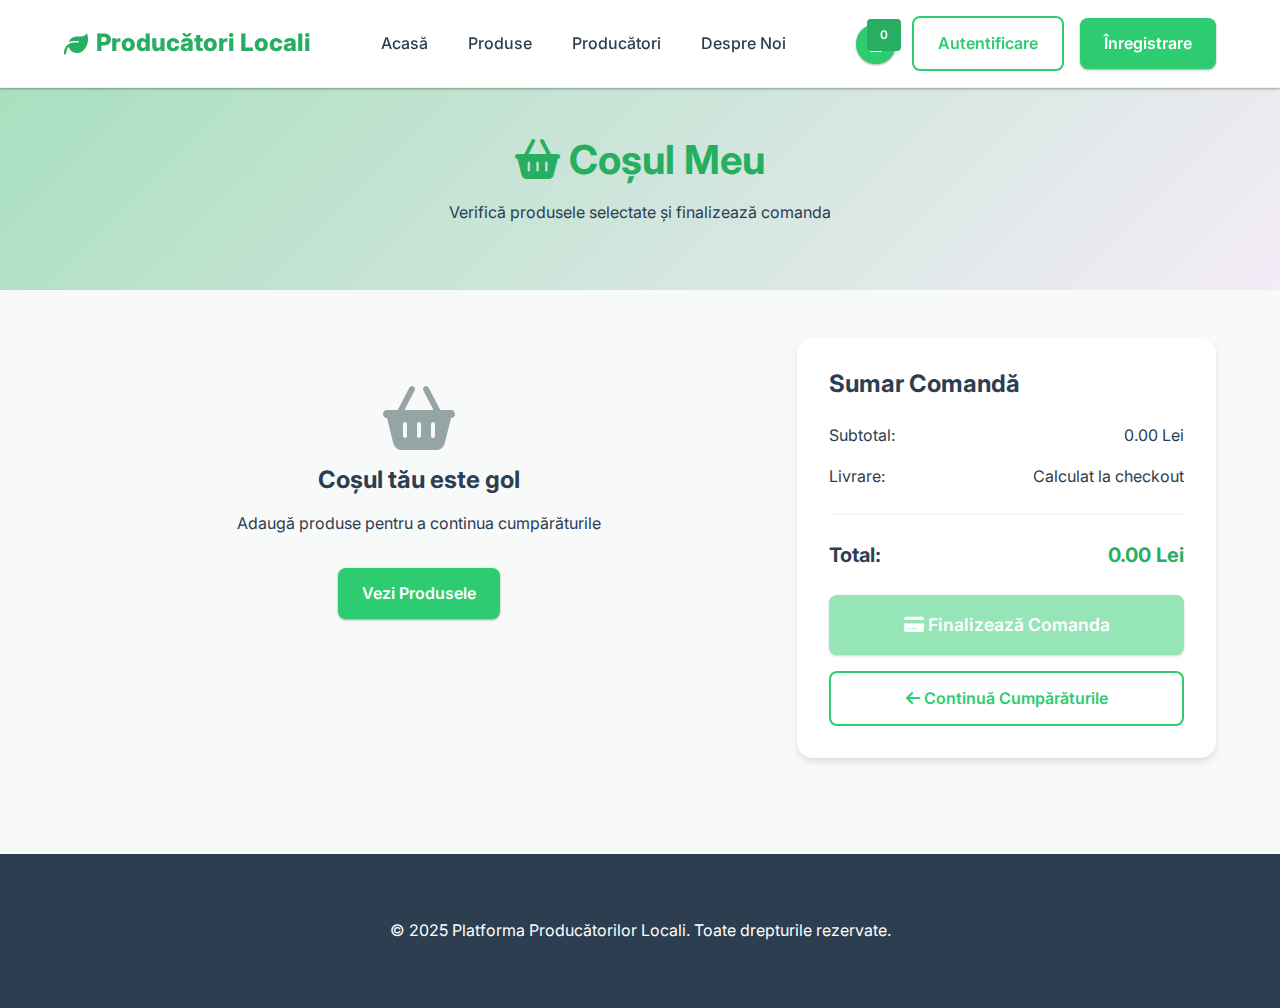
<file: cart.html>
<!DOCTYPE html>
<html lang="ro">

<head>
    <meta charset="UTF-8">
    <meta name="viewport" content="width=device-width, initial-scale=1.0">
    <title>Coș de Cumpărături - Piața Producătorilor Locali</title>
    <link href="https://fonts.googleapis.com/css2?family=Inter:wght@300;400;500;600;700&display=swap" rel="stylesheet">
    <link rel="stylesheet" href="https://cdnjs.cloudflare.com/ajax/libs/font-awesome/6.4.0/css/all.min.css">
    <link rel="stylesheet" href="css/index.css">
</head>

<body>
    <!-- Header -->
    <header class="section" style="padding: 1rem 0;">
        <div class="container flex flex-row-mobile justify-between items-center">
            <div class="flex flex-row-mobile items-center gap-sm">
                <button class="mobile-nav-toggle" onclick="App.toggleMobileMenu()">
                    <i class="fas fa-bars"></i>
                </button>
                <a href="index.html" class="logo">
                    <i class="fas fa-leaf"></i> Producători Locali
                </a>
            </div>
            <nav class="nav-menu">
                <ul class="flex gap-md items-center">
                    <li><a href="index.html" class="nav-link">Acasă</a></li>
                    <li><a href="products.html" class="nav-link">Produse</a></li>
                    <li><a href="producers.html" class="nav-link">Producători</a></li>
                    <li><a href="about.html" class="nav-link">Despre Noi</a></li>
                </ul>
            </nav>
            <div class="flex flex-row-mobile gap-sm items-center">
                <a href="cart.html" class="btn-icon"
                    style="position: relative; background: var(--primary); color: white;">
                    <i class="fas fa-shopping-basket"></i>
                    <span id="cart-count" class="badge badge-new"
                        style="position: absolute; top: -5px; right: -5px;">0</span>
                </a>
                <div class="flex flex-row-mobile gap-sm items-center auth-buttons">
                    <!-- Injected by JS -->
                </div>
            </div>
        </div>
    </header>

    <!-- Mobile Menu Sidebar -->
    <div class="mobile-menu-overlay" id="mobile-menu-overlay" onclick="App.toggleMobileMenu()"></div>
    <div class="mobile-menu" id="mobile-menu">
        <div class="flex justify-between items-center" style="margin-bottom: 2rem;">
            <a href="index.html" class="logo">
                <i class="fas fa-leaf"></i> Producători
            </a>
            <button onclick="App.toggleMobileMenu()" style="background: none; border: none; font-size: 1.5rem;">
                &times;
            </button>
        </div>
        <ul class="flex-col gap-md">
            <li><a href="index.html" class="nav-link" style="font-size: 1.2rem;"><i class="fas fa-home"></i> Acasă</a>
            </li>
            <li><a href="products.html" class="nav-link" style="font-size: 1.2rem;"><i class="fas fa-box"></i>
                    Produse</a></li>
            <li><a href="producers.html" class="nav-link" style="font-size: 1.2rem;"><i class="fas fa-users"></i>
                    Producători</a></li>
            <li><a href="about.html" class="nav-link" style="font-size: 1.2rem;"><i class="fas fa-info-circle"></i>
                    Despre Noi</a></li>
        </ul>
        <div class="mobile-auth-buttons" id="mobile-auth-buttons"
            style="margin-top: auto; display: flex; flex-direction: column; gap: 1rem;">
            <!-- Will be injected by JS -->
        </div>
    </div>

    <section style="background: linear-gradient(135deg, var(--primary-light), var(--secondary)); padding: 3rem 0;">
        <div class="container text-center">
            <h1 style="color: var(--primary-dark);"><i class="fas fa-shopping-basket"></i> Coșul Meu</h1>
            <p class="text-muted">Verifică produsele selectate și finalizează comanda</p>
        </div>
    </section>

    <section class="section">
        <div class="container">
            <div class="flex gap-md" style="align-items: flex-start;">
                <!-- Cart Items -->
                <div style="flex: 2; width: 100%;">
                    <div id="cart-items" class="flex-col gap-md">
                        <!-- Cart items will be rendered here -->
                    </div>
                    <div id="empty-cart" style="display: none; text-align: center; padding: 3rem;">
                        <i class="fas fa-shopping-basket"
                            style="font-size: 4rem; color: var(--text-muted); margin-bottom: 1rem;"></i>
                        <h3>Coșul tău este gol</h3>
                        <p class="text-muted">Adaugă produse pentru a continua cumpărăturile</p>
                        <a href="products.html" class="btn btn-primary" style="margin-top: 1rem;">Vezi Produsele</a>
                    </div>
                </div>

                <!-- Order Summary -->
                <aside id="order-summary-aside"
                    style="flex: 1; min-width: 300px; background: var(--white); padding: var(--spacing-lg); border-radius: var(--border-radius-lg); box-shadow: var(--shadow-md); position: sticky; top: 100px;">
                    <h3 style="margin-bottom: var(--spacing-md);">Sumar Comandă</h3>

                    <div class="flex justify-between" style="margin-bottom: var(--spacing-sm);">
                        <span>Subtotal:</span>
                        <span id="subtotal">0.00 Lei</span>
                    </div>
                    <div class="flex justify-between" style="margin-bottom: var(--spacing-sm);">
                        <span>Livrare:</span>
                        <span id="delivery">Calculat la checkout</span>
                    </div>
                    <hr style="margin: var(--spacing-md) 0; border: none; border-top: 1px solid var(--border-color);">
                    <div class="flex justify-between"
                        style="font-size: 1.25rem; font-weight: 700; margin-bottom: var(--spacing-md);">
                        <span>Total:</span>
                        <span id="total" style="color: var(--primary-dark);">0.00 Lei</span>
                    </div>

                    <a href="checkout.html" id="checkout-btn" class="btn btn-primary"
                        style="width: 100%; font-size: 1.1rem; padding: 1rem;">
                        <i class="fas fa-credit-card"></i> Finalizează Comanda
                    </a>
                    <a href="products.html" class="btn btn-secondary"
                        style="width: 100%; margin-top: var(--spacing-sm);">
                        <i class="fas fa-arrow-left"></i> Continuă Cumpărăturile
                    </a>
                </aside>
            </div>
        </div>
    </section>

    <footer>
        <div class="container text-center">
            <p>&copy; 2025 Platforma Producătorilor Locali. Toate drepturile rezervate.</p>
        </div>
    </footer>

    <div class="toast-container" id="toast-container"></div>

    <script src="js/app.js?v=2"></script>
    <script src="js/cart.js?v=2"></script>
</body>

</html>
</file>
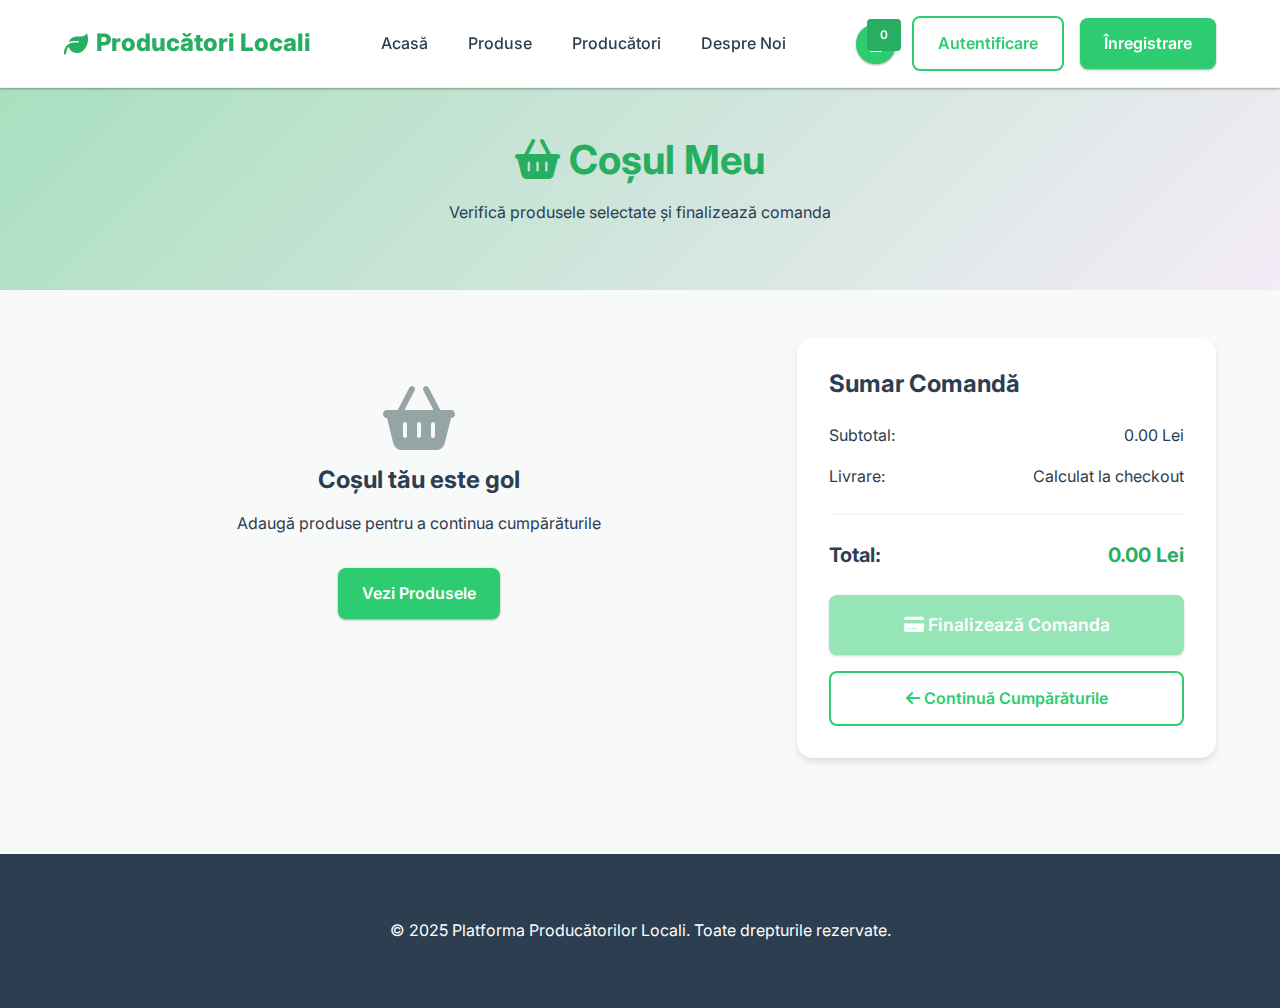
<file: checkout.html>
<!DOCTYPE html>
<html lang="ro">

<head>
    <meta charset="UTF-8">
    <meta name="viewport" content="width=device-width, initial-scale=1.0">
    <title>Finalizează Comanda - Piața Producătorilor Locali</title>
    <link href="https://fonts.googleapis.com/css2?family=Inter:wght@300;400;500;600;700&display=swap" rel="stylesheet">
    <link rel="stylesheet" href="https://cdnjs.cloudflare.com/ajax/libs/font-awesome/6.4.0/css/all.min.css">
    <link rel="stylesheet" href="css/index.css">
</head>

<body>
    <!-- Header -->
    <header class="section" style="padding: 1rem 0;">
        <div class="container flex flex-row-mobile justify-between items-center">
            <div class="flex flex-row-mobile items-center gap-sm">
                <a href="index.html" class="logo">
                    <i class="fas fa-leaf"></i> Producători Locali
                </a>
            </div>
            <div class="flex flex-row-mobile gap-sm items-center">
                <a href="cart.html" class="btn-icon position-relative">
                    <i class="fas fa-shopping-basket"></i>
                    <span id="cart-count" class="badge badge-new"
                        style="position: absolute; top: -5px; right: -5px; padding: 0.2rem 0.4rem; font-size: 0.6rem;">0</span>
                </a>
            </div>
        </div>
    </header>

    <section style="background: linear-gradient(135deg, var(--primary-light), var(--secondary)); padding: 3rem 0;">
        <div class="container text-center">
            <h1 style="color: var(--primary-dark);"><i class="fas fa-credit-card"></i> Finalizare Comandă</h1>
            <p class="text-muted">Introdu datele de livrare pentru a primi produsele proaspete</p>
        </div>
    </section>

    <section class="section">
        <div class="container">
            <form id="checkout-form" onsubmit="CheckoutPage.placeOrder(event)">
                <div class="flex gap-md" style="align-items: flex-start;">
                    <!-- Billing & Shipping -->
                    <div style="flex: 2;">
                        <div class="card" style="padding: var(--spacing-lg); margin-bottom: var(--spacing-md);">
                            <h3
                                style="margin-bottom: var(--spacing-md); border-bottom: 2px solid var(--primary-light); padding-bottom: 0.5rem;">
                                <i class="fas fa-user"></i> Informații Client
                            </h3>
                            <div class="grid grid-cols-2">
                                <div class="form-group">
                                    <label class="form-label">Nume Complet *</label>
                                    <input type="text" id="cust-name" class="form-input" placeholder="ex: Ion Popescu"
                                        required>
                                </div>
                                <div class="form-group">
                                    <label class="form-label">Telefon *</label>
                                    <input type="tel" id="cust-phone" class="form-input" placeholder="ex: 0722123456"
                                        required>
                                </div>
                            </div>
                            <div class="form-group">
                                <label class="form-label">Email *</label>
                                <input type="email" id="cust-email" class="form-input" placeholder="ex: ion@email.ro"
                                    required>
                            </div>
                        </div>

                        <div class="card" style="padding: var(--spacing-lg);">
                            <h3
                                style="margin-bottom: var(--spacing-md); border-bottom: 2px solid var(--primary-light); padding-bottom: 0.5rem;">
                                <i class="fas fa-truck"></i> Adresă de Livrare
                            </h3>
                            <div class="grid grid-cols-2">
                                <div class="form-group">
                                    <label class="form-label">Județ *</label>
                                    <input type="text" id="del-county" class="form-input" placeholder="ex: Timiș"
                                        required>
                                </div>
                                <div class="form-group">
                                    <label class="form-label">Localitate *</label>
                                    <input type="text" id="del-city" class="form-input" placeholder="ex: Timișoara"
                                        required>
                                </div>
                            </div>
                            <div class="form-group">
                                <label class="form-label">Adresă Completă *</label>
                                <textarea id="del-address" class="form-input" style="height: 100px;"
                                    placeholder="Strada, Număr, Bloc, Apartament..." required></textarea>
                            </div>
                            <div class="form-group">
                                <label class="form-label">Note Comandă (Opțional)</label>
                                <textarea id="order-notes" class="form-input" style="height: 60px;"
                                    placeholder="Detalii suplimentare pentru curier..."></textarea>
                            </div>
                        </div>
                    </div>

                    <!-- Summary & Payment -->
                    <aside
                        style="flex: 1; background: var(--white); padding: var(--spacing-lg); border-radius: var(--border-radius-lg); box-shadow: var(--shadow-md); position: sticky; top: 100px;">
                        <h3 style="margin-bottom: var(--spacing-md);">Comanda Ta</h3>

                        <div id="checkout-items" class="flex-col gap-sm"
                            style="max-height: 200px; overflow-y: auto; margin-bottom: var(--spacing-md); padding-right: 5px;">
                            <!-- Items placeholder -->
                        </div>

                        <div class="flex justify-between" style="margin-bottom: var(--spacing-sm);">
                            <span>Total de plată:</span>
                            <span id="order-total"
                                style="font-size: 1.5rem; font-weight: 700; color: var(--primary-dark);">0.00 Lei</span>
                        </div>

                        <div
                            style="margin: var(--spacing-md) 0; padding: var(--spacing-md); background: #f9f9f9; border-radius: var(--border-radius-md);">
                            <h4 style="margin-bottom: 0.5rem;">Metodă de Plată</h4>
                            <div class="form-group" style="margin-bottom: 0;">
                                <label class="flex items-center gap-sm" style="cursor: pointer;">
                                    <input type="radio" name="payment" value="cash" checked> Ramburs (Cash la livrare)
                                </label>
                                <label class="flex items-center gap-sm"
                                    style="cursor: pointer; opacity: 0.5; margin-top: 5px;">
                                    <input type="radio" name="payment" value="card" disabled> Card Online (În curând)
                                </label>
                            </div>
                        </div>

                        <button type="submit" id="place-order-btn" class="btn btn-primary"
                            style="width: 100%; font-size: 1.1rem; padding: 1rem;">
                            <i class="fas fa-check-circle"></i> Plasează Comanda
                        </button>

                        <p style="text-align: center; font-size: 0.8rem; color: var(--text-muted); margin-top: 1rem;">
                            Prin plasarea comenzii, ești de acord cu <a href="#"
                                style="text-decoration: underline;">Termenii și Condițiile</a> noastre.
                        </p>
                    </aside>
                </div>
            </form>
        </div>
    </section>

    <!-- Success Modal -->
    <div id="success-modal" class="modal"
        style="display: none; position: fixed; top: 0; left: 0; width: 100%; height: 100%; background: rgba(0,0,0,0.8); z-index: 2000; align-items: center; justify-content: center;">
        <div class="card" style="max-width: 500px; padding: 3rem; text-align: center;">
            <i class="fas fa-check-circle" style="font-size: 5rem; color: var(--primary); margin-bottom: 1.5rem;"></i>
            <h2 style="margin-bottom: 1rem;">Comandă Plasată!</h2>
            <p class="text-muted" style="margin-bottom: 2rem;">Vei fi contactat în curând de către producători pentru
                confirmare și livrare.</p>
            <a href="index.html" class="btn btn-primary">Înapoi la Acasă</a>
        </div>
    </div>

    <div class="toast-container" id="toast-container"></div>

    <script src="js/app.js?v=2"></script>
    <script src="js/checkout.js?v=2"></script>
</body>

</html>
</file>
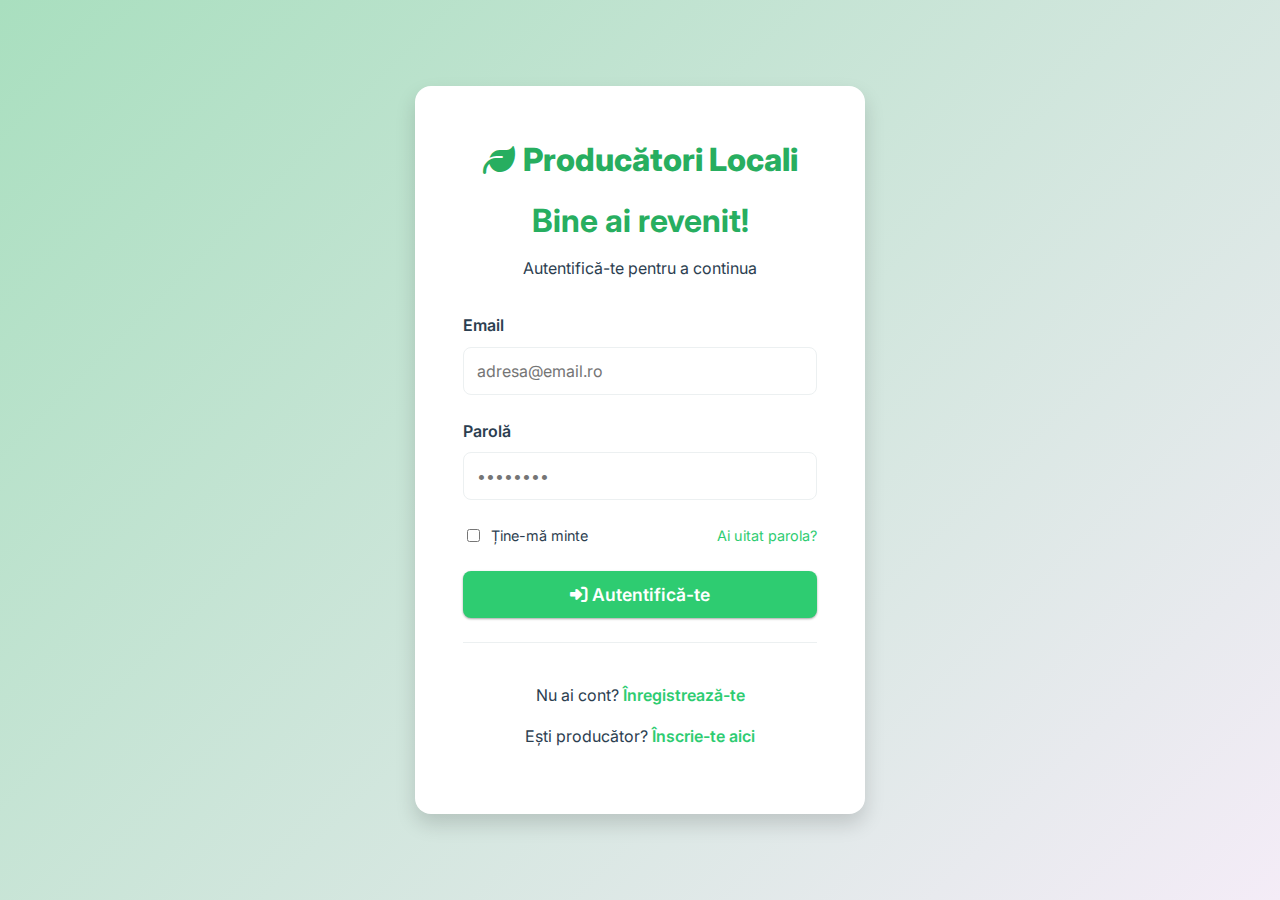
<file: login.html>
<!DOCTYPE html>
<html lang="ro">

<head>
    <meta charset="UTF-8">
    <meta name="viewport" content="width=device-width, initial-scale=1.0">
    <title>Autentificare - Piața Producătorilor Locali</title>
    <link href="https://fonts.googleapis.com/css2?family=Inter:wght@300;400;500;600;700&display=swap" rel="stylesheet">
    <link rel="stylesheet" href="https://cdnjs.cloudflare.com/ajax/libs/font-awesome/6.4.0/css/all.min.css">
    <link rel="stylesheet" href="css/index.css">
</head>

<body style="background: linear-gradient(135deg, var(--primary-light), var(--secondary));">

    <div
        style="min-height: 100vh; display: flex; align-items: center; justify-content: center; padding: var(--spacing-md);">
        <div
            style="background: var(--white); padding: 3rem; border-radius: var(--border-radius-lg); box-shadow: var(--shadow-lg); max-width: 450px; width: 100%;">
            <div class="text-center" style="margin-bottom: 2rem;">
                <a href="index.html" class="logo"
                    style="font-size: 2rem; justify-content: center; margin-bottom: 1rem;">
                    <i class="fas fa-leaf"></i> Producători Locali
                </a>
                <h2 style="margin-bottom: 0.5rem;">Bine ai revenit!</h2>
                <p class="text-muted">Autentifică-te pentru a continua</p>
            </div>

            <form id="login-form" onsubmit="LoginPage.handleLogin(event)">
                <div class="form-group">
                    <label class="form-label">Email</label>
                    <input type="email" id="email" class="form-input" placeholder="adresa@email.ro" required>
                </div>

                <div class="form-group">
                    <label class="form-label">Parolă</label>
                    <input type="password" id="password" class="form-input" placeholder="••••••••" required>
                </div>

                <div class="flex justify-between items-center" style="margin-bottom: var(--spacing-md);">
                    <label style="display: flex; align-items: center; gap: 0.5rem; cursor: pointer;">
                        <input type="checkbox" id="remember">
                        <span style="font-size: 0.9rem;">Ține-mă minte</span>
                    </label>
                    <a href="#" style="font-size: 0.9rem; color: var(--primary);">Ai uitat parola?</a>
                </div>

                <button type="submit" class="btn btn-primary" style="width: 100%; font-size: 1.1rem;">
                    <i class="fas fa-sign-in-alt"></i> Autentifică-te
                </button>

                <div
                    style="text-align: center; margin-top: var(--spacing-md); padding-top: var(--spacing-md); border-top: 1px solid var(--border-color);">
                    <p class="text-muted">Nu ai cont? <a href="register.html"
                            style="color: var(--primary); font-weight: 600;">Înregistrează-te</a></p>
                    <p class="text-muted" style="margin-top: 0.5rem;">Ești producător? <a href="register-producer.html"
                            style="color: var(--primary); font-weight: 600;">Înscrie-te aici</a></p>
                </div>
            </form>
        </div>
    </div>

    <div class="toast-container" id="toast-container"></div>

    <script src="js/app.js?v=2"></script>
    <script src="js/auth.js?v=2"></script>
</body>

</html>
</file>
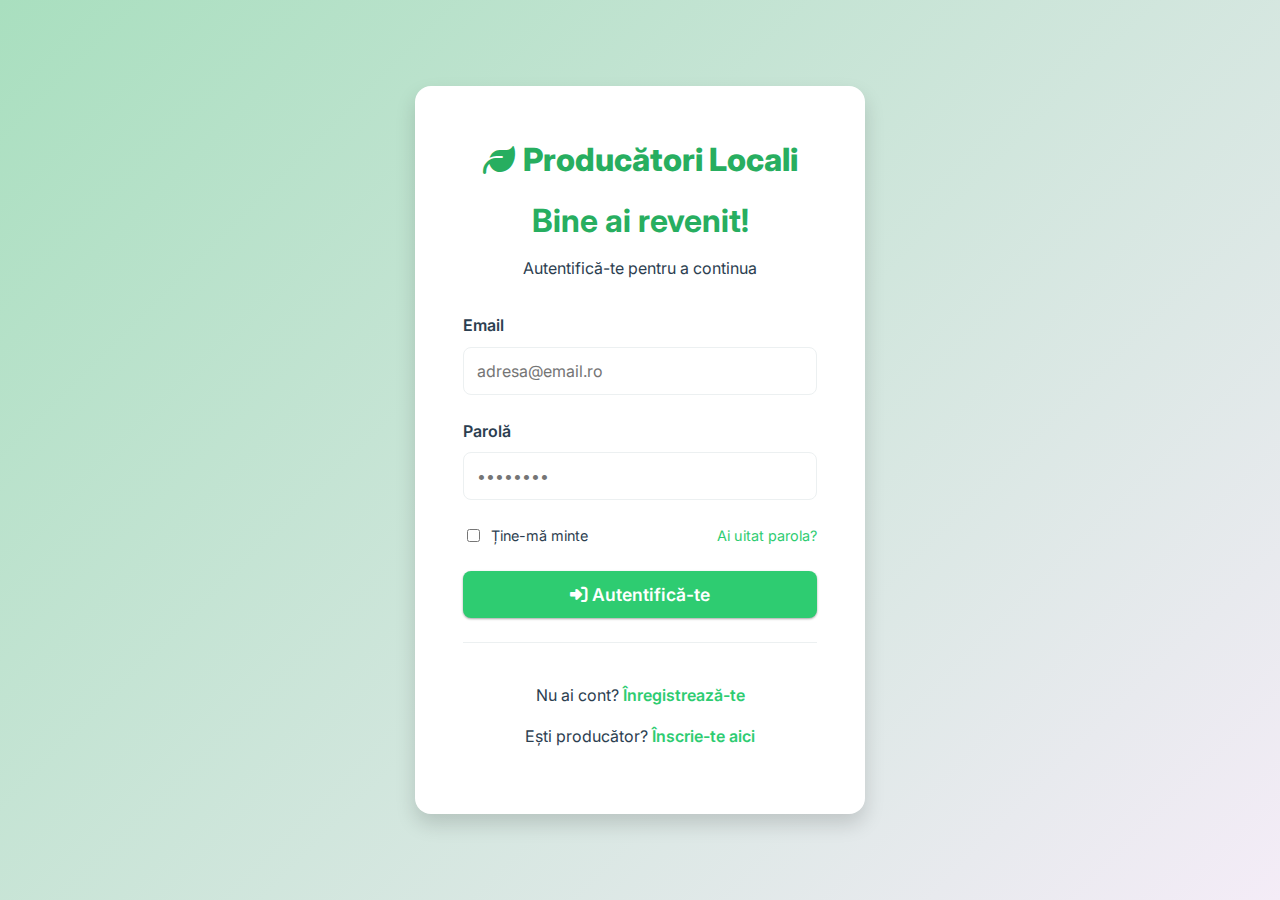
<file: producer-dashboard.html>
<!DOCTYPE html>
<html lang="ro">

<head>
    <meta charset="UTF-8">
    <meta name="viewport" content="width=device-width, initial-scale=1.0">
    <title>Dashboard Producător - Piața Producătorilor Locali</title>
    <link href="https://fonts.googleapis.com/css2?family=Inter:wght@300;400;500;600;700&display=swap" rel="stylesheet">
    <link rel="stylesheet" href="https://cdnjs.cloudflare.com/ajax/libs/font-awesome/6.4.0/css/all.min.css">
    <link rel="stylesheet" href="css/index.css">
</head>

<body>
    <header class="section" style="padding: 1rem 0;">
        <div class="container flex flex-row-mobile justify-between items-center">
            <a href="index.html" class="logo">
                <i class="fas fa-leaf"></i> Producători Locali
            </a>
            <div class="flex flex-row-mobile gap-sm items-center">
                <span id="user-name" class="text-muted"></span>
                <button class="btn btn-secondary" onclick="ProducerDashboard.logout()">
                    <i class="fas fa-sign-out-alt"></i> Deconectare
                </button>
            </div>
        </div>
    </header>

    <section class="section">
        <div class="container">
            <h1 style="margin-bottom: var(--spacing-lg);">Dashboard Producător</h1>

            <!-- Stats Cards -->
            <div class="grid grid-cols-4" style="margin-bottom: var(--spacing-xl);">
                <div class="card" style="padding: var(--spacing-lg); text-align: center;">
                    <i class="fas fa-box" style="font-size: 2.5rem; color: var(--primary); margin-bottom: 1rem;"></i>
                    <h3 id="total-products">0</h3>
                    <p class="text-muted">Produse Active</p>
                </div>
                <div class="card" style="padding: var(--spacing-lg); text-align: center;">
                    <i class="fas fa-shopping-cart"
                        style="font-size: 2.5rem; color: var(--info); margin-bottom: 1rem;"></i>
                    <h3 id="total-orders">0</h3>
                    <p class="text-muted">Comenzi Noi</p>
                </div>
                <div class="card" style="padding: var(--spacing-lg); text-align: center;">
                    <i class="fas fa-chart-line"
                        style="font-size: 2.5rem; color: var(--success); margin-bottom: 1rem;"></i>
                    <h3 id="total-revenue">0 Lei</h3>
                    <p class="text-muted">Vânzări Luna Curentă</p>
                </div>
                <div class="card" style="padding: var(--spacing-lg); text-align: center;">
                    <i class="fas fa-star" style="font-size: 2.5rem; color: var(--warning); margin-bottom: 1rem;"></i>
                    <h3 id="avg-rating">5.0</h3>
                    <p class="text-muted">Rating Mediu</p>
                </div>
            </div>

            <!-- Tabs -->
            <div class="flex gap-sm"
                style="margin-bottom: var(--spacing-lg); border-bottom: 2px solid var(--border-color);">
                <button class="btn" onclick="ProducerDashboard.switchTab('products')" id="tab-products"
                    style="border-radius: 0; border-bottom: 3px solid var(--primary);">
                    Produsele Mele
                </button>
                <button class="btn" onclick="ProducerDashboard.switchTab('add-product')" id="tab-add-product"
                    style="border-radius: 0;">
                    Adaugă Produs
                </button>
                <button class="btn" onclick="ProducerDashboard.switchTab('orders')" id="tab-orders"
                    style="border-radius: 0;">
                    Comenzi
                </button>
                <button class="btn" onclick="ProducerDashboard.switchTab('profile')" id="tab-profile"
                    style="border-radius: 0;">
                    Profil
                </button>
            </div>

            <!-- Tab Content -->
            <div id="tab-content-products" class="tab-content">
                <div class="flex justify-between items-center" style="margin-bottom: var(--spacing-md);">
                    <h2>Produsele Mele</h2>
                    <button class="btn btn-primary" onclick="ProducerDashboard.switchTab('add-product')">
                        <i class="fas fa-plus"></i> Adaugă Produs Nou
                    </button>
                </div>
                <div class="grid grid-cols-3" id="my-products-grid">
                    <p class="text-muted">Se încarcă...</p>
                </div>
            </div>

            <div id="tab-content-add-product" class="tab-content" style="display: none;">
                <h2 style="margin-bottom: var(--spacing-lg);">Adaugă Produs Nou</h2>
                <form id="add-product-form" onsubmit="ProducerDashboard.addProduct(event)" style="max-width: 900px;">

                    <h3 style="color: var(--primary-dark); margin-bottom: var(--spacing-md);">Informații Produs</h3>
                    <div class="grid grid-cols-2">
                        <div class="form-group">
                            <label class="form-label">Nume Produs *</label>
                            <input type="text" id="product-name" class="form-input" placeholder="ex: Roșii Cherry Bio"
                                required>
                        </div>
                        <div class="form-group">
                            <label class="form-label">Categorie *</label>
                            <select id="product-category" class="form-select" required>
                                <option value="">Selectează categoria</option>
                                <option value="legume">🥕 Legume</option>
                                <option value="fructe">🍎 Fructe</option>
                                <option value="lactate">🧀 Lactate</option>
                                <option value="miere">🍯 Miere</option>
                                <option value="panificatie">🍞 Panificație</option>
                                <option value="carne">🥩 Carne</option>
                                <option value="altele">📦 Altele</option>
                            </select>
                        </div>
                    </div>

                    <div class="form-group">
                        <label class="form-label">Descriere Detaliată *</label>
                        <textarea id="product-description" class="form-textarea" rows="4"
                            placeholder="Descrie produsul tău: origine, mod de cultivare, beneficii..."
                            required></textarea>
                    </div>

                    <h3 style="color: var(--primary-dark); margin: var(--spacing-lg) 0 var(--spacing-md);">Preț și Stoc
                    </h3>
                    <div class="grid grid-cols-3">
                        <div class="form-group">
                            <label class="form-label">Preț (Lei) *</label>
                            <input type="number" id="product-price" class="form-input" step="0.01" min="0"
                                placeholder="25.00" required>
                        </div>
                        <div class="form-group">
                            <label class="form-label">Unitate de Măsură *</label>
                            <select id="product-unit" class="form-select" required>
                                <option value="kg">Kilogram (kg)</option>
                                <option value="bucată">Bucată</option>
                                <option value="litru">Litru</option>
                                <option value="pachet">Pachet</option>
                                <option value="borcan">Borcan</option>
                                <option value="legătură">Legătură</option>
                            </select>
                        </div>
                        <div class="form-group">
                            <label class="form-label">Stoc Disponibil</label>
                            <input type="number" id="product-stock" class="form-input" min="0" value="10"
                                placeholder="10">
                        </div>
                    </div>

                    <h3 style="color: var(--primary-dark); margin: var(--spacing-lg) 0 var(--spacing-md);">Locație
                        Producător</h3>
                    <div class="grid grid-cols-2">
                        <div class="form-group">
                            <label class="form-label">Județ *</label>
                            <input type="text" id="product-county" class="form-input" placeholder="ex: Timiș" required>
                        </div>
                        <div class="form-group">
                            <label class="form-label">Localitate *</label>
                            <input type="text" id="product-city" class="form-input" placeholder="ex: Timișoara"
                                required>
                        </div>
                    </div>

                    <h3 style="color: var(--primary-dark); margin: var(--spacing-lg) 0 var(--spacing-md);">Imagini
                        Produs</h3>
                    <div class="form-group">
                        <label class="form-label">Adaugă Imagini (max 5) *</label>
                        <input type="file" id="product-images" class="form-input" accept="image/*" multiple required>
                        <p style="font-size: 0.85rem; color: var(--text-muted); margin-top: 0.5rem;">
                            <i class="fas fa-info-circle"></i> Poți selecta până la 5 imagini. Prima imagine va fi
                            imaginea principală.
                        </p>
                    </div>

                    <div id="image-preview" class="grid grid-cols-5"
                        style="margin-top: var(--spacing-md); gap: var(--spacing-sm);"></div>

                    <div
                        style="margin-top: var(--spacing-xl); padding-top: var(--spacing-md); border-top: 2px solid var(--border-color);">
                        <button type="submit" class="btn btn-primary" style="font-size: 1.1rem; padding: 1rem 2rem;">
                            <i class="fas fa-plus-circle"></i> Adaugă Produs
                        </button>
                        <button type="button" class="btn btn-secondary" style="margin-left: 1rem;"
                            onclick="document.getElementById('add-product-form').reset(); document.getElementById('image-preview').innerHTML = '';">
                            <i class="fas fa-redo"></i> Resetează Formular
                        </button>
                    </div>
                </form>
            </div>

            <div id="tab-content-orders" class="tab-content" style="display: none;">
                <h2 style="margin-bottom: var(--spacing-lg);">Comenzile Mele</h2>
                <div id="orders-list">
                    <p class="text-muted">Se încarcă...</p>
                </div>
            </div>

            <div id="tab-content-profile" class="tab-content" style="display: none;">
                <h2 style="margin-bottom: var(--spacing-lg);">Profilul Meu</h2>
                <p class="text-muted">Funcționalitate în dezvoltare...</p>
            </div>
        </div>
    </section>

    <!-- Edit Product Modal -->
    <div id="edit-product-modal"
        style="display: none; position: fixed; top: 0; left: 0; width: 100%; height: 100%; background: rgba(0,0,0,0.5); z-index: 1000; overflow-y: auto;">
        <div
            style="min-height: 100vh; display: flex; align-items: center; justify-content: center; padding: var(--spacing-md);">
            <div
                style="background: var(--white); padding: 3rem; border-radius: var(--border-radius-lg); box-shadow: var(--shadow-lg); max-width: 900px; width: 100%; max-height: 90vh; overflow-y: auto;">
                <div class="flex justify-between items-center" style="margin-bottom: var(--spacing-lg);">
                    <h2>Editează Produs</h2>
                    <button class="btn-icon" onclick="ProducerDashboard.closeEditModal()"
                        style="background: var(--error); color: white;">
                        <i class="fas fa-times"></i>
                    </button>
                </div>

                <form id="edit-product-form" onsubmit="ProducerDashboard.updateProduct(event)">
                    <input type="hidden" id="edit-product-id">

                    <h3 style="color: var(--primary-dark); margin-bottom: var(--spacing-md);">Informații Produs</h3>
                    <div class="grid grid-cols-2">
                        <div class="form-group">
                            <label class="form-label">Nume Produs *</label>
                            <input type="text" id="edit-product-name" class="form-input" required>
                        </div>
                        <div class="form-group">
                            <label class="form-label">Categorie *</label>
                            <select id="edit-product-category" class="form-select" required>
                                <option value="legume">🥕 Legume</option>
                                <option value="fructe">🍎 Fructe</option>
                                <option value="lactate">🧀 Lactate</option>
                                <option value="miere">🍯 Miere</option>
                                <option value="panificatie">🍞 Panificație</option>
                                <option value="carne">🥩 Carne</option>
                                <option value="altele">📦 Altele</option>
                            </select>
                        </div>
                    </div>

                    <div class="form-group">
                        <label class="form-label">Descriere *</label>
                        <textarea id="edit-product-description" class="form-textarea" rows="4" required></textarea>
                    </div>

                    <div class="grid grid-cols-3">
                        <div class="form-group">
                            <label class="form-label">Preț (Lei) *</label>
                            <input type="number" id="edit-product-price" class="form-input" step="0.01" min="0"
                                required>
                        </div>
                        <div class="form-group">
                            <label class="form-label">Unitate *</label>
                            <select id="edit-product-unit" class="form-select" required>
                                <option value="kg">Kilogram (kg)</option>
                                <option value="bucată">Bucată</option>
                                <option value="litru">Litru</option>
                                <option value="pachet">Pachet</option>
                                <option value="borcan">Borcan</option>
                                <option value="legătură">Legătură</option>
                            </select>
                        </div>
                        <div class="form-group">
                            <label class="form-label">Stoc</label>
                            <input type="number" id="edit-product-stock" class="form-input" min="0">
                        </div>
                    </div>

                    <div class="grid grid-cols-2">
                        <div class="form-group">
                            <label class="form-label">Județ *</label>
                            <input type="text" id="edit-product-county" class="form-input" required>
                        </div>
                        <div class="form-group">
                            <label class="form-label">Localitate *</label>
                            <input type="text" id="edit-product-city" class="form-input" required>
                        </div>
                    </div>

                    <div class="form-group">
                        <label class="form-label">Adaugă Imagini Noi (opțional, max 5)</label>
                        <input type="file" id="edit-product-images" class="form-input" accept="image/*" multiple>
                        <p style="font-size: 0.85rem; color: var(--text-muted); margin-top: 0.5rem;">
                            <i class="fas fa-info-circle"></i> Imaginile noi vor fi adăugate la cele existente.
                        </p>
                    </div>

                    <div id="edit-image-preview" class="grid grid-cols-5"
                        style="margin-top: var(--spacing-md); gap: var(--spacing-sm);"></div>

                    <div style="margin-top: var(--spacing-xl); display: flex; gap: var(--spacing-sm);">
                        <button type="submit" class="btn btn-primary" style="flex: 1;">
                            <i class="fas fa-save"></i> Salvează Modificările
                        </button>
                        <button type="button" class="btn btn-secondary" onclick="ProducerDashboard.closeEditModal()">
                            <i class="fas fa-times"></i> Anulează
                        </button>
                    </div>
                </form>
            </div>
        </div>
    </div>

    <div class="toast-container" id="toast-container"></div>

    <script src="js/app.js?v=2"></script>
    <script src="js/producer-dashboard.js?v=2"></script>
</body>

</html>
</file>
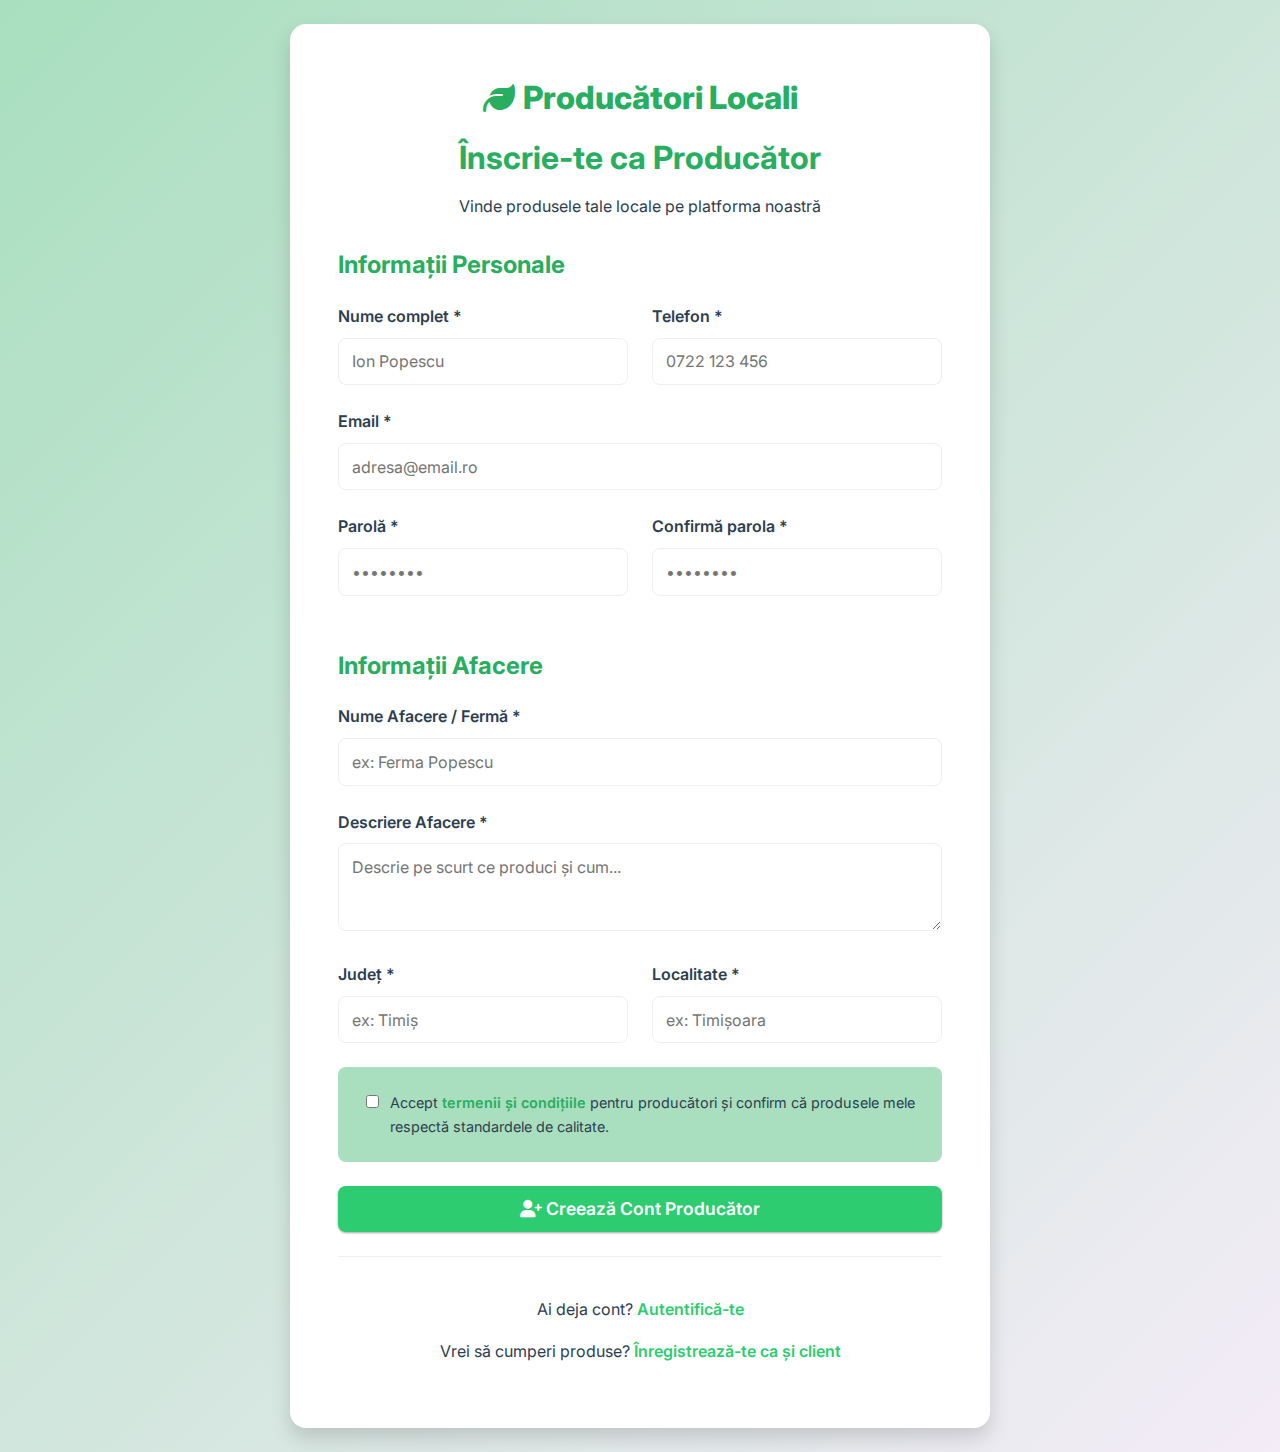
<file: register-producer.html>
<!DOCTYPE html>
<html lang="ro">

<head>
    <meta charset="UTF-8">
    <meta name="viewport" content="width=device-width, initial-scale=1.0">
    <title>Înregistrare Producător - Piața Producătorilor Locali</title>
    <link href="https://fonts.googleapis.com/css2?family=Inter:wght@300;400;500;600;700&display=swap" rel="stylesheet">
    <link rel="stylesheet" href="https://cdnjs.cloudflare.com/ajax/libs/font-awesome/6.4.0/css/all.min.css">
    <link rel="stylesheet" href="css/index.css">
</head>

<body style="background: linear-gradient(135deg, var(--primary-light), var(--secondary));">

    <div
        style="min-height: 100vh; display: flex; align-items: center; justify-content: center; padding: var(--spacing-md);">
        <div
            style="background: var(--white); padding: 3rem; border-radius: var(--border-radius-lg); box-shadow: var(--shadow-lg); max-width: 700px; width: 100%;">
            <div class="text-center" style="margin-bottom: 2rem;">
                <a href="index.html" class="logo"
                    style="font-size: 2rem; justify-content: center; margin-bottom: 1rem;">
                    <i class="fas fa-leaf"></i> Producători Locali
                </a>
                <h2 style="margin-bottom: 0.5rem;">Înscrie-te ca Producător</h2>
                <p class="text-muted">Vinde produsele tale locale pe platforma noastră</p>
            </div>

            <form id="producer-register-form" onsubmit="ProducerRegisterPage.handleRegister(event)">
                <h3 style="color: var(--primary-dark); margin-bottom: var(--spacing-md);">Informații Personale</h3>

                <div class="grid grid-cols-2">
                    <div class="form-group">
                        <label class="form-label">Nume complet *</label>
                        <input type="text" id="name" class="form-input" placeholder="Ion Popescu" required>
                    </div>

                    <div class="form-group">
                        <label class="form-label">Telefon *</label>
                        <input type="tel" id="phone" class="form-input" placeholder="0722 123 456" required>
                    </div>
                </div>

                <div class="form-group">
                    <label class="form-label">Email *</label>
                    <input type="email" id="email" class="form-input" placeholder="adresa@email.ro" required>
                </div>

                <div class="grid grid-cols-2">
                    <div class="form-group">
                        <label class="form-label">Parolă *</label>
                        <input type="password" id="password" class="form-input" placeholder="••••••••" required
                            minlength="6">
                    </div>

                    <div class="form-group">
                        <label class="form-label">Confirmă parola *</label>
                        <input type="password" id="confirm-password" class="form-input" placeholder="••••••••" required>
                    </div>
                </div>

                <h3 style="color: var(--primary-dark); margin: var(--spacing-lg) 0 var(--spacing-md);">Informații
                    Afacere</h3>

                <div class="form-group">
                    <label class="form-label">Nume Afacere / Fermă *</label>
                    <input type="text" id="business-name" class="form-input" placeholder="ex: Ferma Popescu" required>
                </div>

                <div class="form-group">
                    <label class="form-label">Descriere Afacere *</label>
                    <textarea id="description" class="form-textarea" rows="3"
                        placeholder="Descrie pe scurt ce produci și cum..." required></textarea>
                </div>

                <div class="grid grid-cols-2">
                    <div class="form-group">
                        <label class="form-label">Județ *</label>
                        <input type="text" id="county" class="form-input" placeholder="ex: Timiș" required>
                    </div>

                    <div class="form-group">
                        <label class="form-label">Localitate *</label>
                        <input type="text" id="city" class="form-input" placeholder="ex: Timișoara" required>
                    </div>
                </div>

                <div
                    style="margin-bottom: var(--spacing-md); padding: var(--spacing-md); background: var(--primary-light); border-radius: var(--border-radius-md);">
                    <label style="display: flex; align-items: flex-start; gap: 0.5rem; cursor: pointer;">
                        <input type="checkbox" id="terms" required style="margin-top: 0.25rem;">
                        <span style="font-size: 0.9rem;">Accept <a href="#"
                                style="color: var(--primary-dark); font-weight: 600;">termenii și condițiile</a> pentru
                            producători și confirm că produsele mele respectă standardele de calitate.</span>
                    </label>
                </div>

                <button type="submit" class="btn btn-primary" style="width: 100%; font-size: 1.1rem;">
                    <i class="fas fa-user-plus"></i> Creează Cont Producător
                </button>

                <div
                    style="text-align: center; margin-top: var(--spacing-md); padding-top: var(--spacing-md); border-top: 1px solid var(--border-color);">
                    <p class="text-muted">Ai deja cont? <a href="login.html"
                            style="color: var(--primary); font-weight: 600;">Autentifică-te</a></p>
                    <p class="text-muted" style="margin-top: 0.5rem;">Vrei să cumperi produse? <a href="register.html"
                            style="color: var(--primary); font-weight: 600;">Înregistrează-te ca și client</a></p>
                </div>
            </form>
        </div>
    </div>

    <div class="toast-container" id="toast-container"></div>

    <script src="js/app.js?v=2"></script>
    <script src="js/auth.js?v=2"></script>
</body>

</html>
</file>
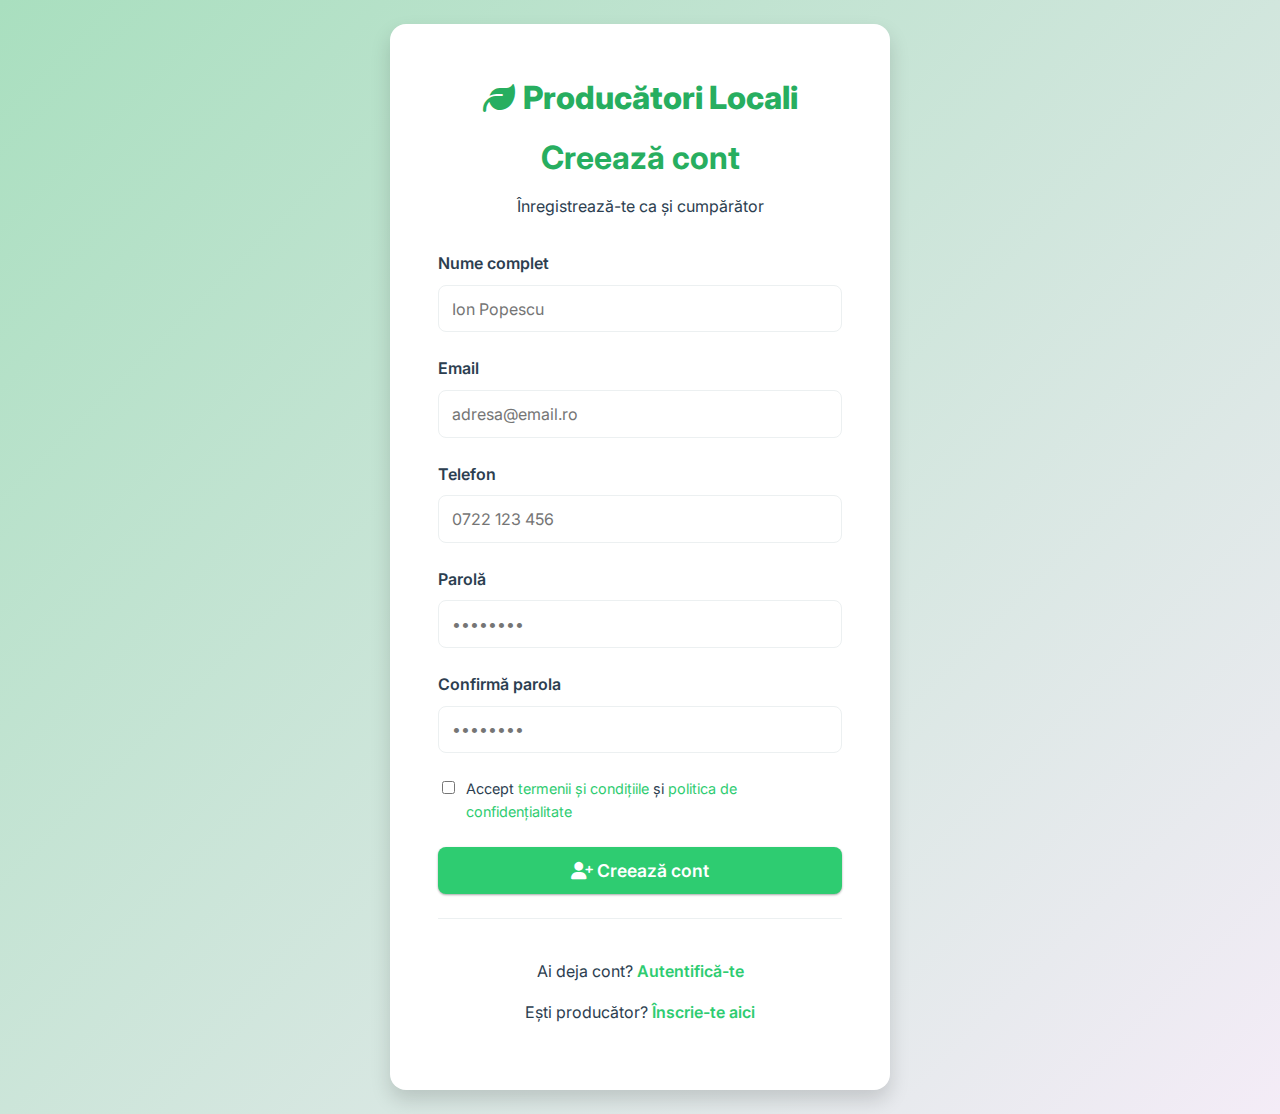
<file: register.html>
<!DOCTYPE html>
<html lang="ro">

<head>
    <meta charset="UTF-8">
    <meta name="viewport" content="width=device-width, initial-scale=1.0">
    <title>Înregistrare - Piața Producătorilor Locali</title>
    <link href="https://fonts.googleapis.com/css2?family=Inter:wght@300;400;500;600;700&display=swap" rel="stylesheet">
    <link rel="stylesheet" href="https://cdnjs.cloudflare.com/ajax/libs/font-awesome/6.4.0/css/all.min.css">
    <link rel="stylesheet" href="css/index.css">
</head>

<body style="background: linear-gradient(135deg, var(--primary-light), var(--secondary));">

    <div
        style="min-height: 100vh; display: flex; align-items: center; justify-content: center; padding: var(--spacing-md);">
        <div
            style="background: var(--white); padding: 3rem; border-radius: var(--border-radius-lg); box-shadow: var(--shadow-lg); max-width: 500px; width: 100%;">
            <div class="text-center" style="margin-bottom: 2rem;">
                <a href="index.html" class="logo"
                    style="font-size: 2rem; justify-content: center; margin-bottom: 1rem;">
                    <i class="fas fa-leaf"></i> Producători Locali
                </a>
                <h2 style="margin-bottom: 0.5rem;">Creează cont</h2>
                <p class="text-muted">Înregistrează-te ca și cumpărător</p>
            </div>

            <form id="register-form" onsubmit="RegisterPage.handleRegister(event)">
                <div class="form-group">
                    <label class="form-label">Nume complet</label>
                    <input type="text" id="name" class="form-input" placeholder="Ion Popescu" required>
                </div>

                <div class="form-group">
                    <label class="form-label">Email</label>
                    <input type="email" id="email" class="form-input" placeholder="adresa@email.ro" required>
                </div>

                <div class="form-group">
                    <label class="form-label">Telefon</label>
                    <input type="tel" id="phone" class="form-input" placeholder="0722 123 456" required>
                </div>

                <div class="form-group">
                    <label class="form-label">Parolă</label>
                    <input type="password" id="password" class="form-input" placeholder="••••••••" required
                        minlength="6">
                </div>

                <div class="form-group">
                    <label class="form-label">Confirmă parola</label>
                    <input type="password" id="confirm-password" class="form-input" placeholder="••••••••" required>
                </div>

                <div style="margin-bottom: var(--spacing-md);">
                    <label style="display: flex; align-items: flex-start; gap: 0.5rem; cursor: pointer;">
                        <input type="checkbox" id="terms" required style="margin-top: 0.25rem;">
                        <span style="font-size: 0.9rem;">Accept <a href="#" style="color: var(--primary);">termenii și
                                condițiile</a> și <a href="#" style="color: var(--primary);">politica de
                                confidențialitate</a></span>
                    </label>
                </div>

                <button type="submit" class="btn btn-primary" style="width: 100%; font-size: 1.1rem;">
                    <i class="fas fa-user-plus"></i> Creează cont
                </button>

                <div
                    style="text-align: center; margin-top: var(--spacing-md); padding-top: var(--spacing-md); border-top: 1px solid var(--border-color);">
                    <p class="text-muted">Ai deja cont? <a href="login.html"
                            style="color: var(--primary); font-weight: 600;">Autentifică-te</a></p>
                    <p class="text-muted" style="margin-top: 0.5rem;">Ești producător? <a href="register-producer.html"
                            style="color: var(--primary); font-weight: 600;">Înscrie-te aici</a></p>
                </div>
            </form>
        </div>
    </div>

    <div class="toast-container" id="toast-container"></div>

    <script src="js/app.js?v=2"></script>
    <script src="js/auth.js?v=2"></script>
</body>

</html>
</file>
<file: css/index.css>
:root {
    /* Culoare primară: Verde proaspăt, inspirat din natură */
    --primary: #2ecc71;
    --primary-dark: #27ae60;
    --primary-light: #a9dfbf;

    /* Culoare secundară: Bej cald, pământiu */
    --secondary: #f4ecf7;
    /* Un bej foarte deschis, aproape alb */
    --secondary-accent: #d2b4de;
    /* Un accent mov deschis, subtil */

    /* Culori neutre */
    --text-dark: #2c3e50;
    --text-light: #7f8c8d;
    --text-muted: #95a5a6;
    --white: #ffffff;
    --light-gray: #f8f9f9;
    --border-color: #ecf0f1;

    /* Culori de stare */
    --success: #27ae60;
    --error: #e74c3c;
    --warning: #f39c12;
    --info: #3498db;

    /* Fonturi */
    --font-family: 'Inter', sans-serif;

    /* Spațiere */
    --spacing-xs: 0.5rem;
    --spacing-sm: 1rem;
    --spacing-md: 1.5rem;
    --spacing-lg: 2rem;
    --spacing-xl: 3rem;

    /* Raza colțurilor */
    --border-radius-sm: 4px;
    --border-radius-md: 8px;
    --border-radius-lg: 16px;
    --border-radius-full: 50%;

    /* Umbre */
    --shadow-sm: 0 1px 3px rgba(0, 0, 0, 0.12), 0 1px 2px rgba(0, 0, 0, 0.24);
    --shadow-md: 0 4px 6px rgba(0, 0, 0, 0.1);
    --shadow-lg: 0 10px 20px rgba(0, 0, 0, 0.15);
    --shadow-hover: 0 14px 28px rgba(0, 0, 0, 0.25), 0 10px 10px rgba(0, 0, 0, 0.22);
}

*,
*::before,
*::after {
    box-sizing: border-box;
}

html,
body {
    overflow-x: hidden;
    width: 100%;
    position: relative;
    scroll-behavior: smooth;
}

body {
    font-family: var(--font-family);
    background-color: var(--light-gray);
    color: var(--text-dark);
    margin: 0;
    padding: 0;
    line-height: 1.6;
    -webkit-font-smoothing: antialiased;
}

img {
    max-width: 100%;
    height: auto;
    display: block;
}

a {
    text-decoration: none;
    color: inherit;
    transition: color 0.3s ease;
}

ul {
    list-style: none;
    padding: 0;
    margin: 0;
}

button {
    cursor: pointer;
    border: none;
    font-family: inherit;
}

/* Utilitare */
.container {
    width: 100%;
    max-width: 1200px;
    margin: 0 auto;
    padding: 0 var(--spacing-md);
}

.section {
    padding: var(--spacing-xl) 0;
}

.text-center {
    text-align: center;
}

.flex {
    display: flex;
}

.flex-wrap {
    flex-wrap: wrap;
}

.flex-nowrap {
    flex-wrap: nowrap;
}

.flex-col {
    display: flex;
    flex-direction: column;
}

.items-center {
    align-items: center;
}

.justify-between {
    justify-content: space-between;
}

.justify-center {
    justify-content: center;
}

.gap-sm {
    gap: var(--spacing-sm);
}

.gap-md {
    gap: var(--spacing-md);
}

.grid {
    display: grid;
    gap: var(--spacing-md);
}

.grid-cols-2 {
    grid-template-columns: repeat(2, 1fr);
}

.grid-cols-3 {
    grid-template-columns: repeat(3, 1fr);
}

.grid-cols-4 {
    grid-template-columns: repeat(4, 1fr);
}

/* Typography */
h1,
h2,
h3,
h4,
h5,
h6 {
    margin-top: 0;
    margin-bottom: var(--spacing-sm);
    font-weight: 700;
    line-height: 1.2;
}

h1 {
    font-size: 2.5rem;
}

h2 {
    font-size: 2rem;
    color: var(--primary-dark);
}

h3 {
    font-size: 1.5rem;
}

p {
    margin-bottom: var(--spacing-sm);
}

/* Butoane */
.btn {
    display: inline-block;
    padding: 0.8rem 1.5rem;
    border-radius: var(--border-radius-md);
    font-weight: 600;
    text-align: center;
    transition: all 0.3s ease;
    font-size: 1rem;
}

.btn-primary {
    background-color: var(--primary);
    color: var(--white);
    box-shadow: var(--shadow-sm);
}

.btn-primary:hover {
    background-color: var(--primary-dark);
    transform: translateY(-2px);
    box-shadow: var(--shadow-md);
}

.btn-secondary {
    background-color: var(--white);
    color: var(--primary);
    border: 2px solid var(--primary);
}

.btn-secondary:hover {
    background-color: var(--primary-light);
    color: var(--primary-dark);
}

.btn-icon {
    display: inline-flex;
    align-items: center;
    justify-content: center;
    width: 40px;
    height: 40px;
    border-radius: var(--border-radius-full);
    background-color: var(--white);
    color: var(--text-dark);
    box-shadow: var(--shadow-sm);
    transition: all 0.2s ease;
}

.btn-icon:hover {
    background-color: var(--primary-light);
    color: var(--primary-dark);
}

/* Carduri */
.card {
    background-color: var(--white);
    border-radius: var(--border-radius-lg);
    box-shadow: var(--shadow-md);
    overflow: hidden;
    transition: transform 0.3s ease, box-shadow 0.3s ease;
    position: relative;
}

.card:hover {
    transform: translateY(-5px);
    box-shadow: var(--shadow-hover);
}

.card-img {
    width: 100%;
    height: 200px;
    object-fit: cover;
    background-color: var(--border-color);
}

.card-body {
    padding: var(--spacing-md);
}

.card-title {
    font-size: 1.25rem;
    margin-bottom: var(--spacing-xs);
    color: var(--text-dark);
}

.card-subtitle {
    font-size: 0.9rem;
    color: var(--text-muted);
    margin-bottom: var(--spacing-sm);
}

.card-price {
    font-size: 1.2rem;
    font-weight: 700;
    color: var(--primary-dark);
}

.card-actions {
    margin-top: var(--spacing-md);
    display: flex;
    justify-content: space-between;
    align-items: center;
}

/* Badge */
.badge {
    display: inline-block;
    padding: 0.25rem 0.5rem;
    border-radius: var(--border-radius-sm);
    font-size: 0.75rem;
    font-weight: 600;
    text-transform: uppercase;
}

.badge-new {
    background-color: var(--success);
    color: var(--white);
}

.badge-category {
    background-color: var(--primary-light);
    color: var(--primary-dark);
    position: absolute;
    top: var(--spacing-sm);
    left: var(--spacing-sm);
    padding: 0.3rem 0.6rem;
    border-radius: var(--border-radius-md);
    font-weight: 600;
    box-shadow: var(--shadow-sm);
}

/* Formulare */
.form-group {
    margin-bottom: var(--spacing-md);
}

.form-label {
    display: block;
    margin-bottom: var(--spacing-xs);
    font-weight: 600;
    color: var(--text-dark);
}

.form-input,
.form-select,
.form-textarea {
    width: 100%;
    padding: 0.8rem;
    border: 1px solid var(--border-color);
    border-radius: var(--border-radius-md);
    font-family: inherit;
    font-size: 1rem;
    transition: border-color 0.3s ease;
}

.form-input:focus,
.form-select:focus,
.form-textarea:focus {
    outline: none;
    border-color: var(--primary);
    box-shadow: 0 0 0 3px var(--primary-light);
}

/* Toast Notifications */
.toast-container {
    position: fixed;
    bottom: var(--spacing-lg);
    right: var(--spacing-lg);
    display: flex;
    flex-direction: column;
    gap: var(--spacing-sm);
    z-index: 1000;
}

.toast {
    background-color: var(--white);
    color: var(--text-dark);
    padding: var(--spacing-sm) var(--spacing-md);
    border-radius: var(--border-radius-md);
    box-shadow: var(--shadow-lg);
    display: flex;
    align-items: center;
    gap: var(--spacing-sm);
    animation: slideIn 0.3s ease-out forwards;
    border-left: 4px solid var(--primary);
    min-width: 300px;
}

@keyframes slideIn {
    from {
        transform: translateX(100%);
        opacity: 0;
    }

    to {
        transform: translateX(0);
        opacity: 1;
    }
}

/* Header */
header {
    background-color: rgba(255, 255, 255, 0.95);
    backdrop-filter: blur(10px);
    position: sticky;
    top: 0;
    z-index: 50;
    border-bottom: 1px solid var(--border-color);
    box-shadow: var(--shadow-sm);
}

.nav-link {
    font-weight: 500;
    color: var(--text-dark);
    padding: 0.5rem;
}

.nav-link:hover {
    color: var(--primary);
}

.logo {
    font-size: 1.5rem;
    font-weight: 800;
    color: var(--primary-dark);
    display: flex;
    align-items: center;
    gap: 0.5rem;
}

/* Hero Section */
.hero {
    background: linear-gradient(135deg, rgba(46, 204, 113, 0.8), rgba(39, 174, 96, 0.8)), url('../assets/hero-bg.jpg');
    background-size: cover;
    background-position: center;
    color: var(--white);
    padding: 10rem 0;
    text-align: center;
    border-radius: 0 0 50% 50% / 40px;
    /* Slight curve at bottom */
}

.hero h1 {
    font-size: 3.5rem;
    margin-bottom: var(--spacing-md);
    text-shadow: 0 2px 4px rgba(0, 0, 0, 0.3);
}

.hero p {
    font-size: 1.25rem;
    max-width: 600px;
    margin: 0 auto var(--spacing-lg);
}

/* Footer */
footer {
    background-color: var(--text-dark);
    color: var(--white);
    padding: var(--spacing-xl) 0;
    margin-top: var(--spacing-xl);
}

/* Mobile Navigation */
.mobile-nav-toggle {
    display: none;
    font-size: 1.5rem;
    color: var(--text-dark);
    cursor: pointer;
    background: none;
    border: none;
    z-index: 1001;
}

.mobile-menu {
    position: fixed;
    top: 0;
    right: -100%;
    width: 85%;
    max-width: 320px;
    height: 100vh;
    background: var(--white);
    z-index: 1002;
    padding: var(--spacing-xl) var(--spacing-md);
    box-shadow: -5px 0 25px rgba(0, 0, 0, 0.15);
    transition: 0.4s cubic-bezier(0.165, 0.84, 0.44, 1);
    display: flex;
    flex-direction: column;
    gap: var(--spacing-md);
}

.mobile-menu.active {
    right: 0;
}

.mobile-menu-overlay {
    position: fixed;
    top: 0;
    left: 0;
    width: 100%;
    height: 100%;
    background: rgba(0, 0, 0, 0.6);
    backdrop-filter: blur(4px);
    display: none;
    z-index: 1000;
    opacity: 0;
    transition: opacity 0.3s ease;
}

.mobile-menu-overlay.active {
    display: block;
    opacity: 1;
}

/* Responsive improvements */
@media (max-width: 768px) {
    .container {
        padding: 0 var(--spacing-md);
        width: 100% !important;
        max-width: 100% !important;
        overflow: hidden;
    }

    .flex {
        flex-direction: column;
        flex-wrap: wrap;
    }

    .flex-row-mobile {
        flex-direction: row !important;
    }

    .hero {
        padding: 6rem 0;
        border-radius: 0 0 15% 15% / 25px;
    }

    .hero h1 {
        font-size: 2.2rem;
        word-break: break-word;
    }

    .grid-cols-2,
    .grid-cols-3,
    .grid-cols-4 {
        grid-template-columns: 1fr !important;
    }

    .nav-menu {
        display: none;
    }

    .mobile-nav-toggle {
        display: block;
    }

    .auth-buttons {
        display: none !important;
    }

    aside {
        width: 100% !important;
        margin-bottom: var(--spacing-md);
    }

    .card-img {
        height: 180px;
    }

    /* Modal Mobile Adjustments */
    .modal-content {
        margin: 0 !important;
        width: 100% !important;
        height: 100% !important;
        max-height: 100vh !important;
        border-radius: 0 !important;
        overflow-y: auto !important;
    }

    #modal-main-image {
        height: 250px !important;
    }

    .modal-content .flex {
        flex-direction: column !important;
    }

    /* Specific fix for modal padding */
    #product-modal .modal-content div[style*="padding: 3rem"] {
        padding: 1.5rem 1.2rem !important;
    }

    #product-modal .modal-content div[style*="padding: 2rem"] {
        padding: 1rem !important;
    }
}

@media (min-width: 769px) and (max-width: 1024px) {

    .grid-cols-3,
    .grid-cols-4 {
        grid-template-columns: repeat(2, 1fr) !important;
    }
}

/* Modal & Gallery */
.modal {
    animation: fadeIn 0.3s ease-out;
}

@keyframes fadeIn {
    from {
        opacity: 0;
    }

    to {
        opacity: 1;
    }
}

.modal-content {
    animation: zoomIn 0.3s cubic-bezier(0.34, 1.56, 0.64, 1);
}

@keyframes zoomIn {
    from {
        transform: scale(0.9);
        opacity: 0;
    }

    to {
        transform: scale(1);
        opacity: 1;
    }
}

#modal-thumbnails::-webkit-scrollbar {
    height: 6px;
}

#modal-thumbnails::-webkit-scrollbar-thumb {
    background: var(--primary-light);
    border-radius: 10px;
}

#lightbox {
    animation: fadeIn 0.2s ease-out;
}

#lightbox img {
    box-shadow: 0 0 50px rgba(0, 0, 0, 0.5);
    transition: transform 0.3s ease;
}

#lightbox-counter {
    background: rgba(0, 0, 0, 0.5);
    padding: 0.5rem 1.5rem;
    border-radius: 20px;
    backdrop-filter: blur(5px);
}

.badge {
    padding: 0.4rem 0.8rem;
    letter-spacing: 0.05em;
}

#lightbox button:hover {
    transform: scale(1.1);
    color: var(--primary);
}
</file>
